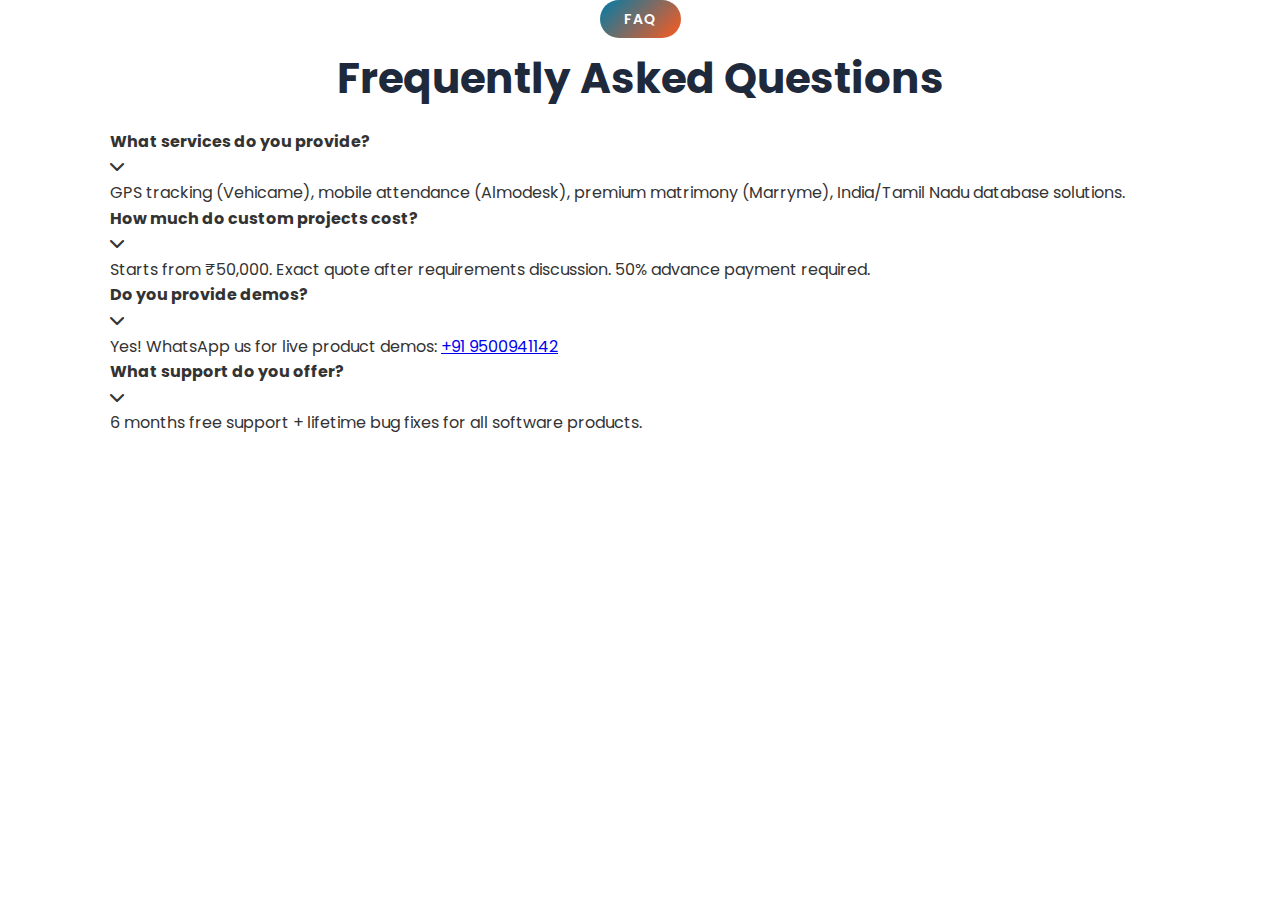
<file: faq.html>
<!DOCTYPE html>
<html lang="en">
<head>
  <!-- Same head -->
  <title>FAQ - Whatsapp4u</title>
   <link rel="stylesheet" href="styles.css">
  <link rel="icon" type="image/png" sizes="64x64" href="./Whatsapp4u-tab-logo.png">
  <link rel="stylesheet" href="https://cdnjs.cloudflare.com/ajax/libs/font-awesome/6.0.0/css/all.min.css">
  <link href="https://fonts.googleapis.com/css2?family=Poppins:wght@300;400;500;600;700;800&display=swap" rel="stylesheet">
</head>
<body>
  <!-- Header -->
  
  <section class="policy-hero">
    <div class="container">
      <div class="policy-header">
        <h3 class="section-badge">FAQ</h3>
        <h2 class="section-title">Frequently Asked Questions</h2>
      </div>

      <div class="faq-list">
        <div class="faq-item">
          <div class="faq-question">
            <h4>What services do you provide?</h4>
            <i class="fas fa-chevron-down"></i>
          </div>
          <div class="faq-answer">
            <p>GPS tracking (Vehicame), mobile attendance (Almodesk), premium matrimony (Marryme), India/Tamil Nadu database solutions.</p>
          </div>
        </div>

        <div class="faq-item">
          <div class="faq-question">
            <h4>How much do custom projects cost?</h4>
            <i class="fas fa-chevron-down"></i>
          </div>
          <div class="faq-answer">
            <p>Starts from ₹50,000. Exact quote after requirements discussion. 50% advance payment required.</p>
          </div>
        </div>

        <div class="faq-item">
          <div class="faq-question">
            <h4>Do you provide demos?</h4>
            <i class="fas fa-chevron-down"></i>
          </div>
          <div class="faq-answer">
            <p>Yes! WhatsApp us for live product demos: <a href="https://wa.me/919500941142">+91 9500941142</a></p>
          </div>
        </div>

        <div class="faq-item">
          <div class="faq-question">
            <h4>What support do you offer?</h4>
            <i class="fas fa-chevron-down"></i>
          </div>
          <div class="faq-answer">
            <p>6 months free support + lifetime bug fixes for all software products.</p>
          </div>
        </div>
      </div>
    </div>
  </section>

  <!-- Footer -->
</body>
</html>
</file>
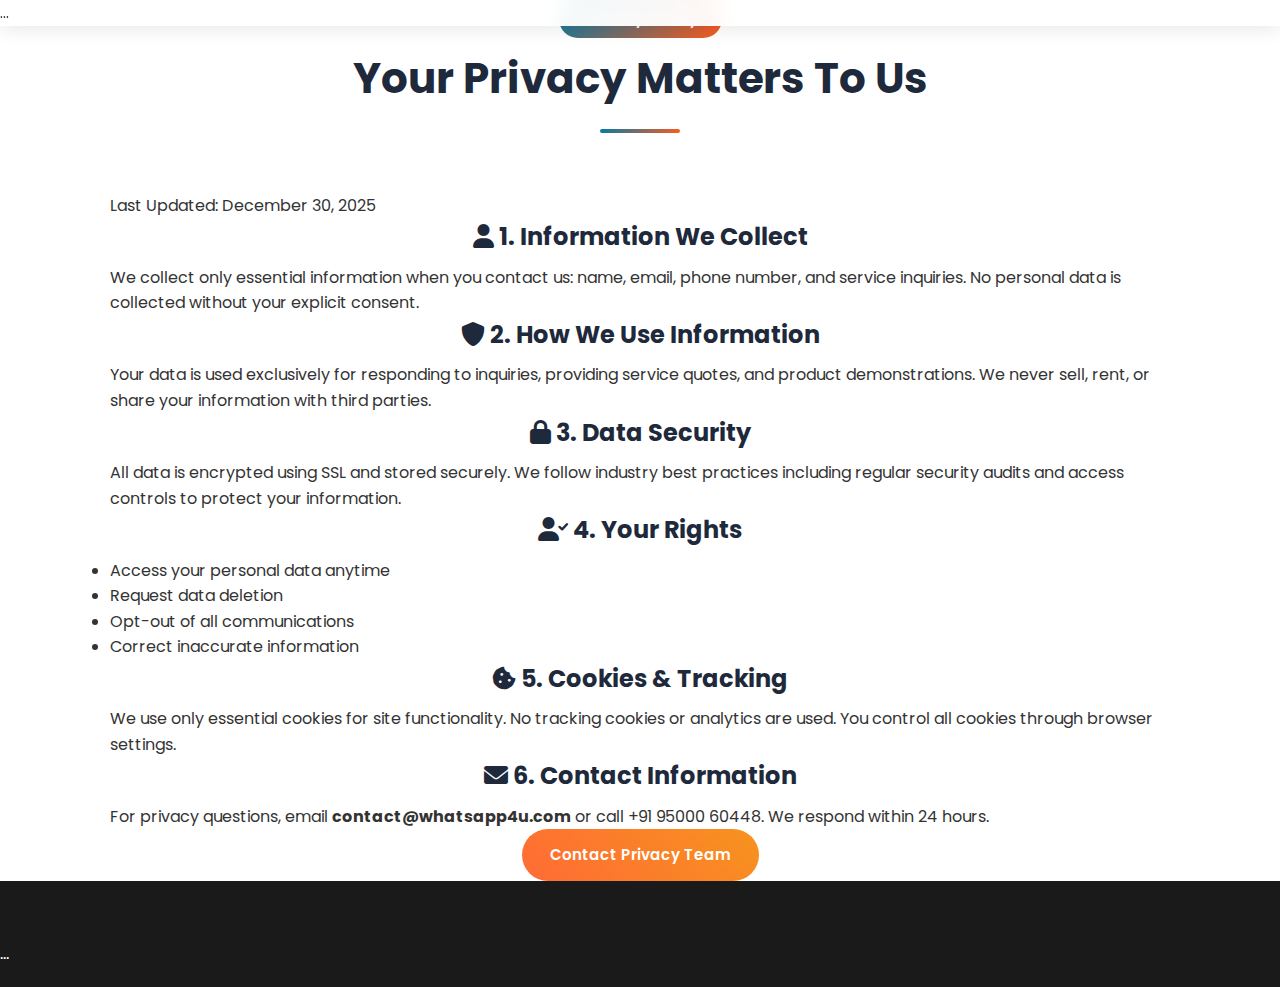
<file: privacy.html>
<!DOCTYPE html>
<html lang="en">
<head>
  <meta charset="UTF-8">
  <meta name="viewport" content="width=device-width, initial-scale=1.0">
  <title>Privacy Policy - Whatsapp4u</title>
  <link rel="stylesheet" href="styles.css">
  <link rel="icon" type="image/png" sizes="64x64" href="./Whatsapp4u-tab-logo.png">
  <link rel="stylesheet" href="https://cdnjs.cloudflare.com/ajax/libs/font-awesome/6.0.0/css/all.min.css">
  <link href="https://fonts.googleapis.com/css2?family=Poppins:wght@300;400;500;600;700;800&display=swap" rel="stylesheet">
</head>
<body>
  <!-- Your existing header/nav code here -->
  <header class="header">...</header>

  <section class="policy-hero">
    <div class="container">
      <div class="policy-header">
        <h3 class="section-badge">Privacy Policy</h3>
        <h2 class="section-title">Your Privacy Matters To Us</h2>
        <div class="divider"></div>
        <p class="policy-date">Last Updated: December 30, 2025</p>
      </div>

      <div class="policy-content">
        <div class="policy-card">
          <h3><i class="fas fa-user"></i> 1. Information We Collect</h3>
          <p>We collect only essential information when you contact us: name, email, phone number, and service inquiries. No personal data is collected without your explicit consent.</p>
        </div>

        <div class="policy-card">
          <h3><i class="fas fa-shield-alt"></i> 2. How We Use Information</h3>
          <p>Your data is used exclusively for responding to inquiries, providing service quotes, and product demonstrations. We never sell, rent, or share your information with third parties.</p>
        </div>

        <div class="policy-card">
          <h3><i class="fas fa-lock"></i> 3. Data Security</h3>
          <p>All data is encrypted using SSL and stored securely. We follow industry best practices including regular security audits and access controls to protect your information.</p>
        </div>

        <div class="policy-card">
          <h3><i class="fas fa-user-check"></i> 4. Your Rights</h3>
          <ul>
            <li>Access your personal data anytime</li>
            <li>Request data deletion</li>
            <li>Opt-out of all communications</li>
            <li>Correct inaccurate information</li>
          </ul>
        </div>

        <div class="policy-card">
          <h3><i class="fas fa-cookie-bite"></i> 5. Cookies & Tracking</h3>
          <p>We use only essential cookies for site functionality. No tracking cookies or analytics are used. You control all cookies through browser settings.</p>
        </div>

        <div class="policy-card">
          <h3><i class="fas fa-envelope"></i> 6. Contact Information</h3>
          <p>For privacy questions, email <strong>contact@whatsapp4u.com</strong> or call +91 95000 60448. We respond within 24 hours.</p>
          <a href="#contact" class="product-btn">Contact Privacy Team</a>
        </div>
      </div>
    </div>
  </section>

  <!-- Your existing footer code here -->
  <footer class="footer">...</footer>
</body>
</html>
</file>
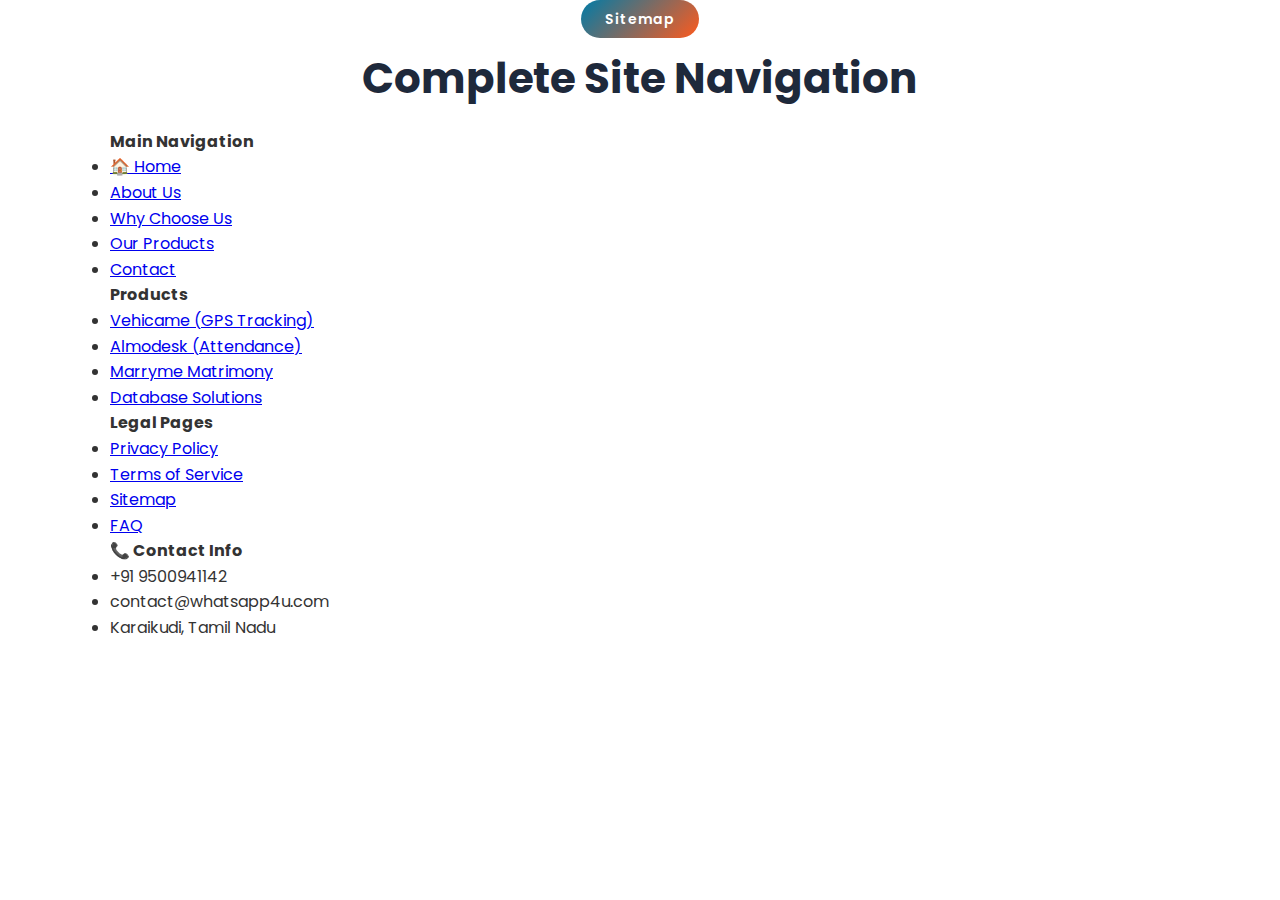
<file: Sitemap.html>
<!DOCTYPE html>
<html lang="en">
<head>
  <!-- Same head -->
  <title>Sitemap - Whatsapp4u</title>
   <link rel="stylesheet" href="styles.css">
  <link rel="icon" type="image/png" sizes="64x64" href="./Whatsapp4u-tab-logo.png">
  <link rel="stylesheet" href="https://cdnjs.cloudflare.com/ajax/libs/font-awesome/6.0.0/css/all.min.css">
  <link href="https://fonts.googleapis.com/css2?family=Poppins:wght@300;400;500;600;700;800&display=swap" rel="stylesheet">
</head>
<body>
  <!-- Header -->
  
  <section class="policy-hero">
    <div class="container">
      <div class="policy-header">
        <h3 class="section-badge">Sitemap</h3>
        <h2 class="section-title">Complete Site Navigation</h2>
      </div>

      <div class="sitemap-grid">
        <div class="sitemap-column">
          <h4>Main Navigation</h4>
          <ul>
            <li><a href="index.html">🏠 Home</a></li>
            <li><a href="#about">About Us</a></li>
            <li><a href="#why-choose">Why Choose Us</a></li>
            <li><a href="#Our Products">Our Products</a></li>
            <li><a href="#contact">Contact</a></li>
          </ul>
        </div>

        <div class="sitemap-column">
          <h4>Products</h4>
          <ul>
            <li><a href="#">Vehicame (GPS Tracking)</a></li>
            <li><a href="#">Almodesk (Attendance)</a></li>
            <li><a href="#">Marryme Matrimony</a></li>
            <li><a href="#">Database Solutions</a></li>
          </ul>
        </div>

        <div class="sitemap-column">
          <h4>Legal Pages</h4>
          <ul>
            <li><a href="privacy-policy.html">Privacy Policy</a></li>
            <li><a href="terms-of-service.html">Terms of Service</a></li>
            <li><a href="sitemap.html">Sitemap</a></li>
            <li><a href="faq.html">FAQ</a></li>
          </ul>
        </div>

        <div class="sitemap-column">
          <h4>📞 Contact Info</h4>
          <ul>
            <li>+91 9500941142</li>
            <li>contact@whatsapp4u.com</li>
            <li>Karaikudi, Tamil Nadu</li>
          </ul>
        </div>
      </div>
    </div>
  </section>

  <!-- Footer -->
</body>
</html>
</file>
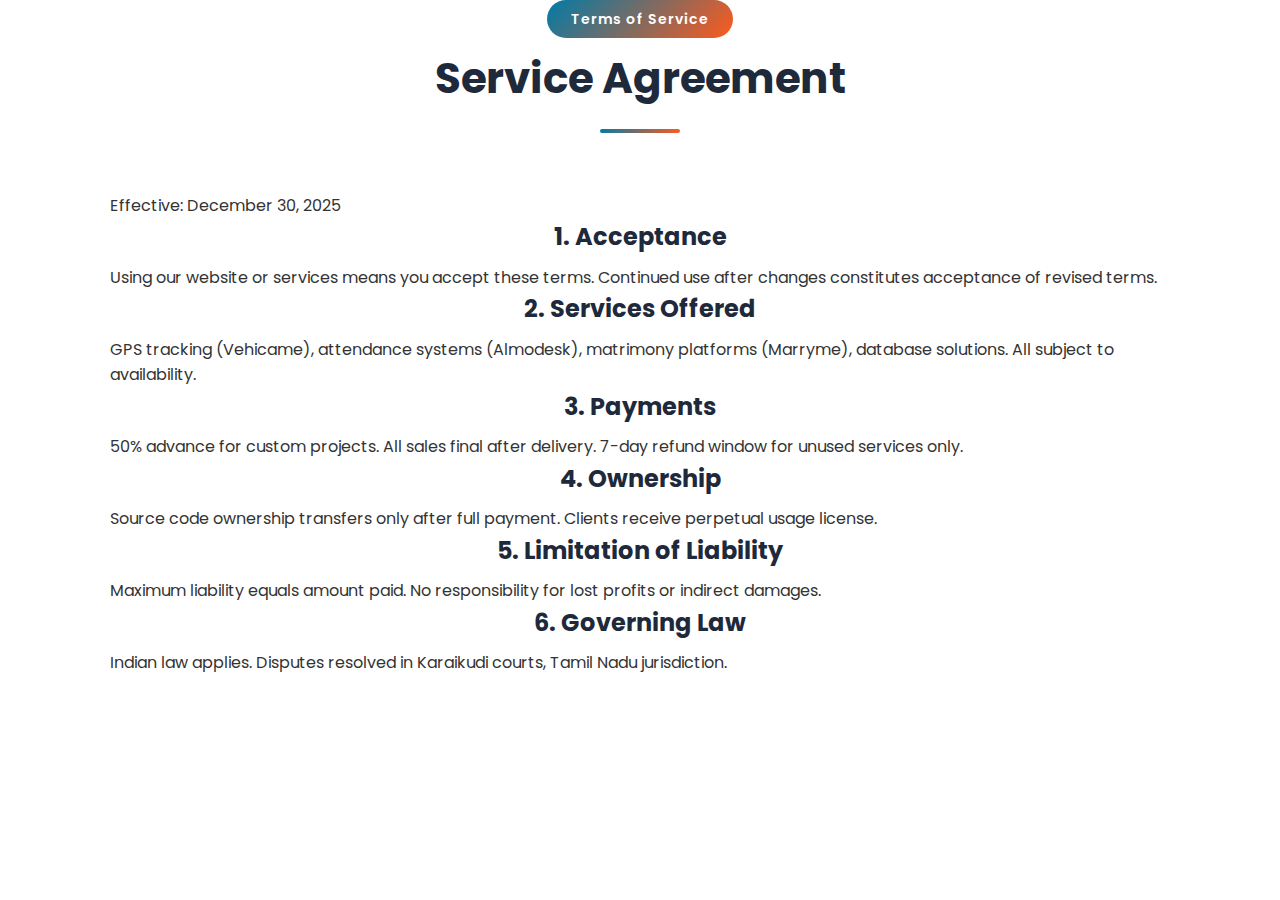
<file: terms.html>
<!DOCTYPE html>
<html lang="en">
<head>
  <!-- Same head as above -->
  <title>Terms of Service - Whatsapp4u</title>
   <link rel="stylesheet" href="styles.css">
  <link rel="icon" type="image/png" sizes="64x64" href="./Whatsapp4u-tab-logo.png">
  <link rel="stylesheet" href="https://cdnjs.cloudflare.com/ajax/libs/font-awesome/6.0.0/css/all.min.css">
  <link href="https://fonts.googleapis.com/css2?family=Poppins:wght@300;400;500;600;700;800&display=swap" rel="stylesheet">
</head>
<body>
  <!-- Header -->
   
  
  <section class="policy-hero">
    <div class="container">
      <div class="policy-header">
        <h3 class="section-badge">Terms of Service</h3>
        <h2 class="section-title">Service Agreement</h2>
        <div class="divider"></div>
        <p class="policy-date">Effective: December 30, 2025</p>
      </div>

      <div class="policy-content">
        <div class="policy-card">
          <h3>1. Acceptance</h3>
          <p>Using our website or services means you accept these terms. Continued use after changes constitutes acceptance of revised terms.</p>
        </div>

        <div class="policy-card">
          <h3>2. Services Offered</h3>
          <p>GPS tracking (Vehicame), attendance systems (Almodesk), matrimony platforms (Marryme), database solutions. All subject to availability.</p>
        </div>

        <div class="policy-card">
          <h3>3. Payments</h3>
          <p>50% advance for custom projects. All sales final after delivery. 7-day refund window for unused services only.</p>
        </div>

        <div class="policy-card">
          <h3>4. Ownership</h3>
          <p>Source code ownership transfers only after full payment. Clients receive perpetual usage license.</p>
        </div>

        <div class="policy-card">
          <h3>5. Limitation of Liability</h3>
          <p>Maximum liability equals amount paid. No responsibility for lost profits or indirect damages.</p>
        </div>

        <div class="policy-card">
          <h3>6. Governing Law</h3>
          <p>Indian law applies. Disputes resolved in Karaikudi courts, Tamil Nadu jurisdiction.</p>
        </div>
      </div>
    </div>
  </section>

  <!-- Footer -->
</body>
</html>
</file>
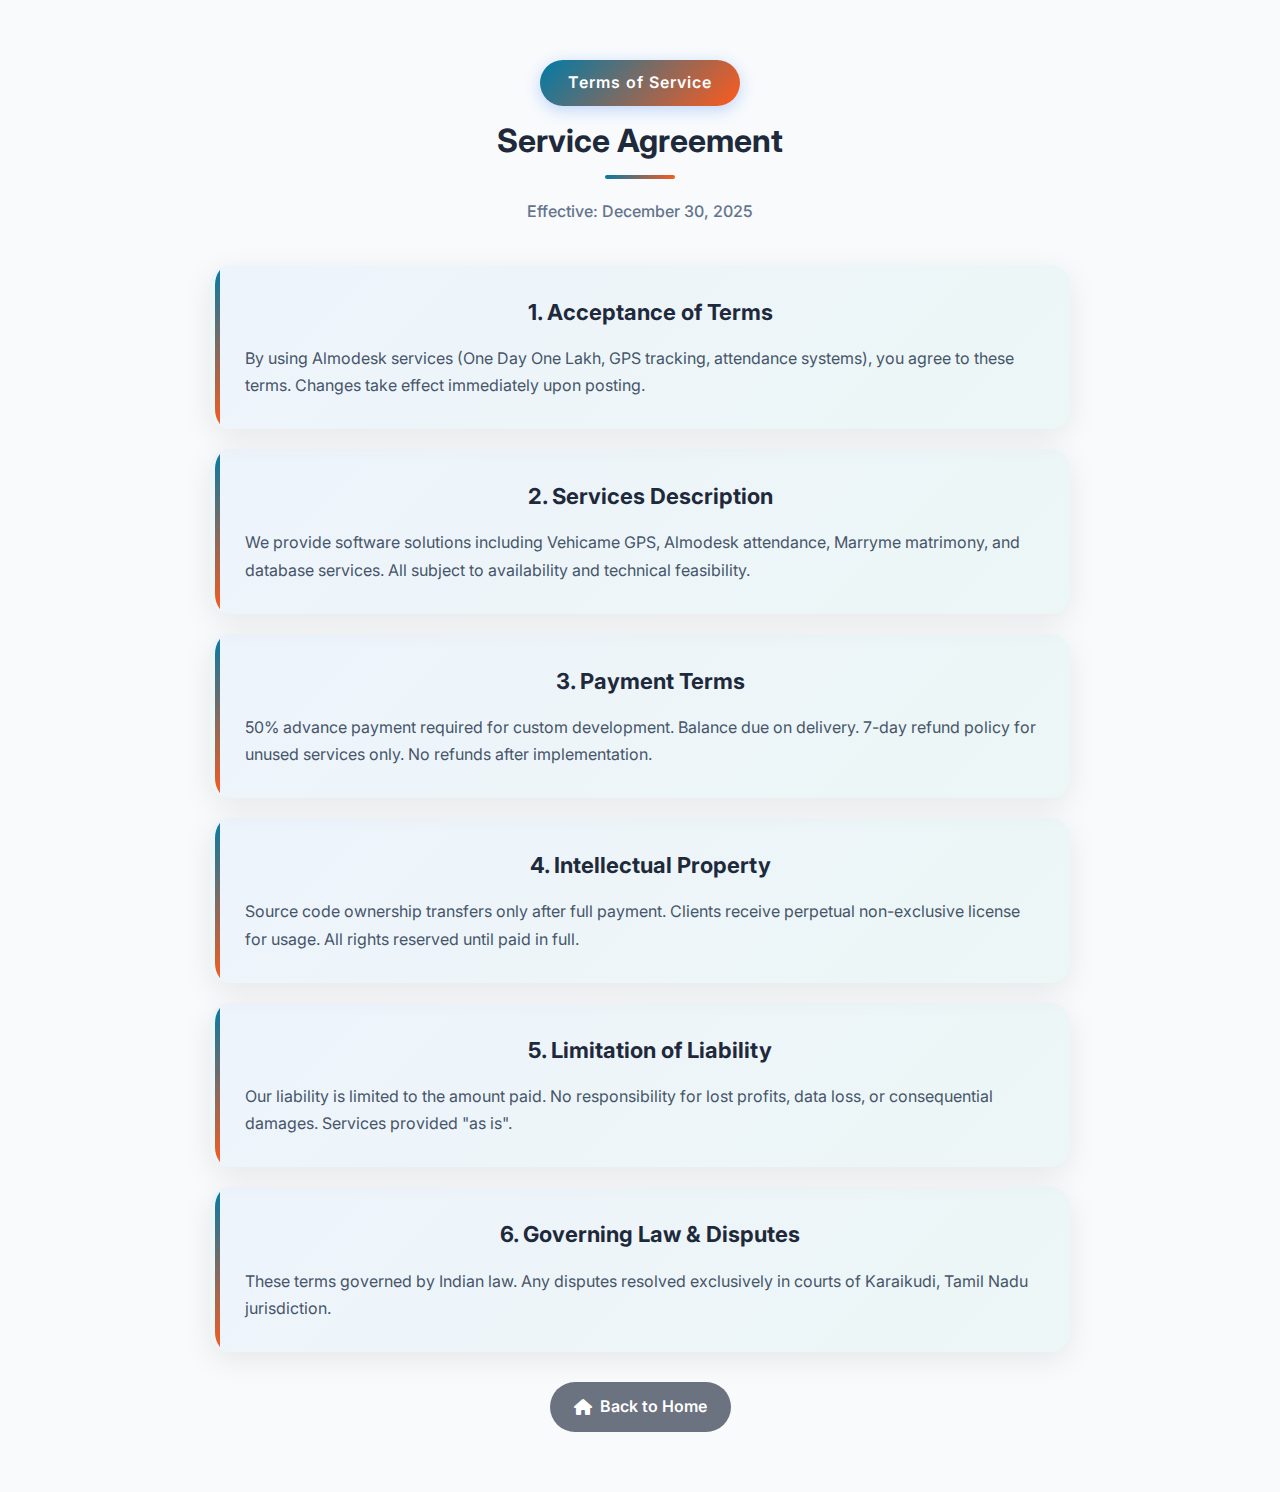
<file: termsofservice.html>
<!DOCTYPE html>
<html lang="en">
  <head>
    <meta charset="UTF-8" />
    <meta name="viewport" content="width=device-width, initial-scale=1.0" />
    <title>Terms of Service - Almodesk</title>
    <link rel="stylesheet" href="styles.css" />
    <link
      rel="icon"
      type="image/png"
      sizes="64x64"
      href="./Whatsapp4u-tab-logo.png"
    />
    <link
      rel="stylesheet"
      href="https://cdnjs.cloudflare.com/ajax/libs/font-awesome/6.0.0/css/all.min.css"
    />
    <link
      href="https://fonts.googleapis.com/css2?family=Inter:wght@400;500;600;700&display=swap"
      rel="stylesheet"
    />
    <style>
      * {
        margin: 0;
        padding: 0;
        box-sizing: border-box;
      }

      body {
        font-family: "Inter", sans-serif;
        line-height: 1.6;
        color: #334155;
        background: #f8fafc;
      }

      .policy-hero {
        padding: 60px 0;
        min-height: 100vh;
      }

      .container {
        max-width: 900px;
        margin: 0 auto;
        padding: 0 20px;
      }

      .policy-header {
        text-align: center;
        margin-bottom: 40px;
      }

      .section-badge {
        background: linear-gradient(135deg, #007ba7, #fe5a1d);
        color: white;
        padding: 10px 28px;
        border-radius: 40px;
        font-size: 16px;
        font-weight: 600;
        display: inline-block;
        margin-bottom: 20px;
        box-shadow: 0 4px 15px rgba(59, 130, 246, 0.3);
      }

      .section-title {
        font-size: 32px;
        font-weight: 700;
        color: #1e293b;
        margin-bottom: 15px;
      }

      .divider {
        width: 70px;
        height: 4px;
        background: linear-gradient(135deg, #007ba7, #fe5a1d);
        margin: 0 auto 20px;
        border-radius: 3px;
      }

      .policy-date {
        color: #64748b;
        font-size: 16px;
        font-weight: 500;
      }

      .policy-content {
        display: flex;
        flex-direction: column;
        gap: 20px;
      }

      .policy-card {
        background: white;
        padding: 30px;
        border-radius: 20px;
        box-shadow: 0 8px 30px rgba(0, 0, 0, 0.08);
        border-left: 5px solid transparent;
        background: linear-gradient(
          135deg,
          rgba(59, 130, 246, 0.05) 0%,
          rgba(16, 185, 129, 0.05) 100%
        );
        transition: all 0.3s ease;
        position: relative;
        overflow: hidden;
      }

      .policy-card::before {
        content: "";
        position: absolute;
        left: 0;
        top: 0;
        bottom: 0;
        width: 5px;
        background: linear-gradient(135deg, #007ba7, #fe5a1d);
      }

      .policy-card:hover {
        transform: translateY(-5px);
        box-shadow: 0 15px 45px rgba(0, 0, 0, 0.12);
      }

      .policy-card h3 {
        font-size: 22px;
        font-weight: 700;
        color: #1e293b;
        margin-bottom: 15px;
        padding-left: 15px; /* Space after gradient border */
      }

      .policy-card p {
        font-size: 16px;
        color: #475569;
        line-height: 1.7;
        margin: 0;
      }

      /* Perfect Mobile */
      @media (max-width: 768px) {
        .policy-hero {
          padding: 40px 0;
        }

        .container {
          padding: 0 16px;
        }

        .section-title {
          font-size: 26px;
        }

        .policy-card {
          padding: 25px 20px;
          margin-bottom: 0;
        }

        .policy-content {
          gap: 16px;
        }

        .section-badge {
          padding: 8px 22px;
          font-size: 15px;
        }
      }

      @media (max-width: 480px) {
        .section-title {
          font-size: 24px;
        }

        .policy-card {
          padding: 22px 18px;
        }

        .policy-card h3 {
          font-size: 20px;
        }
      }

      /* Print friendly */
      @media print {
        .policy-hero {
          padding: 0;
        }

        .policy-card {
          box-shadow: none;
          border: 1px solid #ddd;
          break-inside: avoid;
        }
      }
      .back-home-btn {
        display: inline-flex;
        align-items: center;
        gap: 8px;
        padding: 12px 24px;
        background: #6b7280;
        color: white;
        text-decoration: none;
        border-radius: 25px;
        font-weight: 600;
        transition: all 0.2s ease;
      }

      .back-home-btn:hover {
        background: #4b5563;
        transform: translateY(-1px);
      }
       .back-to-home-section {
        text-align: center;
        margin-top: 30px;
      }
    </style>
  </head>
  <body>
    <section class="policy-hero">
      <div class="container">
        <div class="policy-header">
          <h3 class="section-badge">Terms of Service</h3>
          <h2 class="section-title">Service Agreement</h2>
          <div class="divider"></div>
          <p class="policy-date">Effective: December 30, 2025</p>
        </div>

        <div class="policy-content">
          <div class="policy-card">
            <h3>1. Acceptance of Terms</h3>
            <p>
              By using Almodesk services (One Day One Lakh, GPS tracking,
              attendance systems), you agree to these terms. Changes take effect
              immediately upon posting.
            </p>
          </div>

          <div class="policy-card">
            <h3>2. Services Description</h3>
            <p>
              We provide software solutions including Vehicame GPS, Almodesk
              attendance, Marryme matrimony, and database services. All subject
              to availability and technical feasibility.
            </p>
          </div>

          <div class="policy-card">
            <h3>3. Payment Terms</h3>
            <p>
              50% advance payment required for custom development. Balance due
              on delivery. 7-day refund policy for unused services only. No
              refunds after implementation.
            </p>
          </div>

          <div class="policy-card">
            <h3>4. Intellectual Property</h3>
            <p>
              Source code ownership transfers only after full payment. Clients
              receive perpetual non-exclusive license for usage. All rights
              reserved until paid in full.
            </p>
          </div>

          <div class="policy-card">
            <h3>5. Limitation of Liability</h3>
            <p>
              Our liability is limited to the amount paid. No responsibility for
              lost profits, data loss, or consequential damages. Services
              provided "as is".
            </p>
          </div>

          <div class="policy-card">
            <h3>6. Governing Law & Disputes</h3>
            <p>
              These terms governed by Indian law. Any disputes resolved
              exclusively in courts of Karaikudi, Tamil Nadu jurisdiction.
            </p>
          </div>
        </div>
        <div class="back-to-home-section">
          <a href="index.html" class="back-home-btn">
            <i class="fas fa-home"></i> Back to Home
          </a>
        </div>
      </div>
    </section>
  </body>
</html>
</file>
<file: styles.css>
/* Reset and Base Styles */
* {
    margin: 0;
    padding: 0;
    box-sizing: border-box !important;
}

body {
    font-family: 'Poppins', sans-serif;
    line-height: 1.6;
    color: #333;
    overflow-x: hidden;
}

/* FIXED NAVBAR SCROLL */
html {
    scroll-padding-top: 70px;
    /* scroll-behavior: smooth; */
}

/* Or use this if above doesn't work */
/* section {
    scroll-margin-top: 100px; 
} */
.container {
    max-width: 1200px;
    margin: 0 auto;
    padding: 0 20px;
    width: 100%;
}

/* Header Styles */
.header {
    position: fixed;
    top: 0;
    width: 100%;
    background: rgba(255, 255, 255, 0.95);
    backdrop-filter: blur(10px);
    z-index: 1000;
    box-shadow: 0 2px 20px rgba(0, 0, 0, 0.1);
    transition: all 0.3s ease;
}

.navbar {
    /* padding: 10px 0; */
    margin: 0 20px;
    max-height: 100px;
}

.navbar .container {
    display: flex;
    justify-content: space-between;
    align-items: center;
    padding: 10px 10px;
    /* width: 100%; */
    max-width: 100%;
}

.nav-brand {
    overflow: hidden;
    display: inline-block;
    flex-shrink: 0;
}

/* .logo {
    height: 100px;
    width: auto;
    transform: scale(1.4);
    transition: transform 0.3s ease;
    display: block;
}




.logo:hover {
    transform: scale(1.2) translateY(-2px);
} */


.logo {
    height: 70px;
    width: 180px;
    /* transform: scale(1.4);
    transition: transform 0.3s ease; */
    display: block;
}


.nav-menu {
    display: flex;
    align-items: center;
    gap: 20px;
    flex-shrink: 0;
   padding-right: 20px;
}

.nav-list {
    display: flex;
    list-style: none;
    gap: 20px;
    margin: 0;
    padding: 0;
}

.nav-link {
    text-decoration: none;
    color: #333;
    font-weight: 500;
    transition: color 0.3s ease;
    position: relative;
    font-size: 15px;
    white-space: nowrap;
  
}

.nav-link::after {
    content: '';
    position: absolute;
    bottom: -5px;
    left: 0;
    width: 0;
    height: 2px;
    background: linear-gradient(45deg, #ff6b35, #f7931e);
    transition: width 0.3s ease;
}

.nav-link:hover::after {
    width: 100%;
}

.nav-link:hover {
    color: #ff6b35;
}

.nav-contact {
    display: flex;
    flex-direction: column;
    gap: 5px;
    flex-shrink: 0;
}

.contact-info {
    display: flex;
    align-items: center;
    gap: 8px;
    font-size: 13px;
    color: #666;
    white-space: nowrap;
}

.contact-info i {
    color: #ff6b35;
    font-size: 14px;
}

.hamburger {
    display: none;
    flex-direction: column;
    cursor: pointer;
    gap: 5px;
    padding: 8px;
    z-index: 1001;
    background: transparent;
    border: none;
    outline: none;
}

.hamburger span {
    width: 25px;
    height: 3px;
    background: #333;
    border-radius: 2px;
    transition: all 0.3s ease;
}

/* Hamburger animation when active */
.hamburger.active span:nth-child(1) {
    transform: rotate(45deg) translate(5px, 5px);
}

.hamburger.active span:nth-child(2) {
    opacity: 0;
}

.hamburger.active span:nth-child(3) {
    transform: rotate(-45deg) translate(7px, -6px);
}
/* NAV ACTIONS CONTAINER */
.nav-actions {
  display: flex;
  align-items: center;
  gap: 15px;
  flex-shrink: 0;
}

/* PERFECT CALL BUTTON */
.call-btn {
  background: linear-gradient(45deg, #ff6b35, #f7931e);
  color: white;
  padding: 12px 24px;
  border-radius: 25px;
  text-decoration: none;
  font-weight: 600;
  font-size: 14px;
  display: flex;
  align-items: center;
  gap: 8px;
  box-shadow: 0 4px 15px rgba(255,107,53,0.4);
  transition: all 0.3s ease;
  white-space: nowrap;
  border: none;
}

.call-btn i {
  font-size: 16px;
}

.call-btn:hover {
  transform: translateY(-2px);
  box-shadow: 0 6px 20px rgba(255,107,53,0.5);
  color: white;
  text-decoration: none;
}

/* MOBILE RESPONSIVE */
@media (max-width: 768px) {
  .nav-actions {
    flex-direction: column;
    gap: 10px;
  }
  
  .call-btn {
    padding: 10px 20px;
    font-size: 13px;
    width: 140px;
    justify-content: center;
  }
}

/* Hero Section */
.hero {
    padding-top: 120px;
    padding-bottom: 80px;
    position: relative;
    overflow: hidden;
    width: 100%;
}

.hero-content {
    display: grid;
    grid-template-columns: 1fr 1fr;
    gap: 40px;
    align-items: center;
    position: relative;
    z-index: 2;
    width: 100%;
}

.hero-text {
    color: rgba(255, 255, 255, 0.1) !important;
}

.hero-subtitle h1 {
    font-size: clamp(2.5rem, 6vw, 4rem);
    font-weight: 800;
    text-shadow: 2px 2px 4px rgba(0, 0, 0, 0.3);
    background: linear-gradient(45deg, #ff6b35, #f7931e);
    -webkit-background-clip: text;
    background-clip: text;
    color: transparent;
    line-height: 1.1;
    margin-bottom: 10px;
}

.hero-description {
    font-size: 1.1rem;
    margin-bottom: 30px;
    opacity: 0.9;
}

.hero-description p {
    color: #666;
    line-height: 1.8;
}

.hero-contact {
    margin-top: 30px;
}

.contact-item {
    display: flex;
    align-items: center;
    gap: 15px;
    background: rgba(255, 255, 255, 0.1);
    padding: 15px 20px;
    border-radius: 15px;
    backdrop-filter: blur(10px);
    transition: transform 0.3s ease, background 0.3s ease;
    max-width: fit-content;
}

.contact-item:hover {
    transform: translateY(-5px);
    background: rgba(255, 255, 255, 0.2);
}

.contact-icon img {
    width: 45px;
    height: auto;
}

.contact-details h3 {
    font-size: 1.3rem;
    margin-bottom: 5px;
    color: #5e5e5e;
}

.contact-details p {
    opacity: 0.8;
}

.hero-image {
    text-align: center;
    animation: float 3s ease-in-out infinite;
}

.hero-image img {
    max-width: 100%;
    height: auto;
}

/* Decorative Elements */
.decorative-elements {
    position: absolute;
    width: 100%;
    height: 100%;
    top: 0;
    left: 0;
    pointer-events: none;
}

.floating-element {
    position: absolute;
    animation: float-random 6s ease-in-out infinite;
}

.triangle-orange {
    top: 20%;
    right: 10%;
    animation-delay: 0s;
}

.triangle-blue {
    bottom: 30%;
    left: 5%;
    animation-delay: 2s;
}

.circle {
    top: 60%;
    right: 15%;
    animation-delay: 4s;
}

/* Section Badge */
.section-badge {
    display: block !important;
    background: linear-gradient(135deg, #007BA7, #FE5A1D);
    color: white;
    padding: 8px 24px;
    border-radius: 50px;
    font-size: 14px;
    font-weight: 600;
    letter-spacing: 1px;
    margin: 0 auto 16px auto !important;
    width: fit-content;
    text-align: center;
}

.section-title {
    font-size: clamp(28px, 5vw, 42px);
    font-weight: 700;
    text-align: center;
    color: #1e293b;
    margin-bottom: 24px;
    line-height: 1.2;
}

.divider {
    width: 80px;
    height: 4px;
    background: linear-gradient(135deg, #007BA7, #FE5A1D);
    margin: 0 auto 40px;
    border-radius: 2px;
}

/* About Section */
.about {
    padding: 80px 0;
    background: #f8f9fa;
}

.about-content {
    display: grid;
    grid-template-columns: 1fr 1fr;
    gap: 50px;
    align-items: center;
}

.about-text p {
    margin-bottom: 20px;
    color: #666;
    line-height: 1.8;
}

.about-text h3.section-badge {
    margin: 0 0 20px 0 !important;
}

.about-text h2.section-title {
    text-align: left;
    margin-bottom: 20px;
}

.about-text .divider {
    margin: 0 0 30px 0;
}

.about-image {
    display: grid;
    grid-template-columns: repeat(2, minmax(0, 1fr));
    gap: 1.5rem;
}

.service-card {
    background: #ffffff;
    border-radius: 16px;
    padding: 1.5rem 1rem;
    text-align: center;
    box-shadow: 0 10px 30px rgba(15, 23, 42, 0.08);
    transition: all 0.3s ease;
}

.service-card::before {
    content: '';
    position: absolute;
    top: 0;
    left: 0;
    right: 0;
    height: 5px;
    background: linear-gradient(45deg, #ff6b35, #f7931e);
    border-radius: 30px;
    transform: scaleX(0);
    transition: transform 0.3s ease;
}

.service-card:hover::before {
    transform: scaleX(1);
}

.service-card:hover {
    transform: translateY(-10px);
    box-shadow: 0 20px 40px rgba(0, 0, 0, 0.15);
}

.service-card img {
    max-width: 80px;
    height: auto;
    margin-bottom: 1rem;
}

.service-card h4 {
    font-size: 1rem;
    font-weight: 700;
    color: #1f2937;
    margin: 0;
}

/* Buttons */
.btn-primary {
    display: inline-block;
    background: linear-gradient(45deg, #ff6b35, #f7931e);
    color: white;
    padding: 15px 35px;
    border-radius: 30px;
    text-decoration: none;
    font-weight: 600;
    transition: all 0.3s ease;
    box-shadow: 0 5px 20px rgba(255, 107, 53, 0.3);
    border: none;
    cursor: pointer;
    font-size: 1rem;
    white-space: nowrap;
}

.btn-primary:hover {
    transform: translateY(-3px);
    box-shadow: 0 10px 30px rgba(255, 107, 53, 0.4);
}

/* Statistics Section */
.statistics {
    padding: 60px 0;
    background: #f8f9fa;
}

.stats-grid {
    display: grid;
    grid-template-columns: repeat(auto-fit, minmax(200px, 1fr));
    gap: 30px;
}

.stat-box {
    text-align: center;
    padding: 30px 20px;
    background: white;
    border-radius: 20px;
    box-shadow: 0 10px 30px rgba(0, 0, 0, 0.1);
    transition: all 0.3s ease;
}

.stat-box:hover {
    transform: translateY(-10px);
    box-shadow: 0 20px 40px rgba(0, 0, 0, 0.15);
}

.stat-number {
    font-size: 2.5rem;
    font-weight: 800;
    background: linear-gradient(45deg, #ff6b35, #f7931e);
    -webkit-background-clip: text;
    -webkit-text-fill-color: transparent;
    background-clip: text;
    margin-bottom: 10px;
}

.stat-label {
    font-size: 1rem;
    color: #666;
    font-weight: 500;
}

/* Why Choose Section */
.why-choose {
    padding: 80px 0;
    background: white;
    text-align: center;
}

.why-choose .section-title {
    margin-bottom: 50px;
}

.services-detailed {
    display: grid;
    grid-template-columns: repeat(auto-fit, minmax(300px, 1fr));
    gap: 30px;
}

.service-detailed-card {
    padding: 30px 25px;
    background: white;
    border-radius: 20px;
    box-shadow: 0 10px 30px rgba(0, 0, 0, 0.1);
    transition: all 0.3s ease;
    text-align: left;
}

.service-detailed-card:hover {
    transform: translateY(-10px);
    box-shadow: 0 20px 40px rgba(0, 0, 0, 0.15);
    background-color: #f7931e;
}

.service-detailed-icon {
    margin-bottom: 20px;
    text-align: center;
}

.service-detailed-icon img {
    max-width: 80px;
    height: auto;
}

.service-detailed-card h3 {
    font-size: 1.3rem;
    color: #333;
    margin-bottom: 15px;
    text-align: center;
}

.service-detailed-card:hover h3 {
    color: white;
}

.service-detailed-card p {
    color: #666;
    line-height: 1.8;
}

.service-detailed-card:hover p {
    color: rgba(255, 255, 255, 0.9);
}




/* Products Showcase */
/* .products-showcase {
    padding: 80px 0;
    background: linear-gradient(135deg, #f8fafc 0%, #e2e8f0 100%);
    position: relative;
    overflow: hidden;
}

.products-grid {
    display: grid;
    grid-template-columns: repeat(auto-fit, minmax(180px, 1fr));
    gap: 30px;
    align-items: stretch;
      isolation: isolate;
}

.product-card {
    background: rgba(255, 255, 255, 0.95);
    backdrop-filter: blur(20px);
    border-radius: 24px;
    overflow: hidden;
    box-shadow: 0 10px 40px rgba(0, 0, 0, 0.08);
    transition: all 0.5s cubic-bezier(0.25, 0.46, 0.45, 0.94);
    position: relative;
    border: 1px solid rgba(255, 255, 255, 0.2);
    display: flex;
    flex-direction: column;
    max-width: 250px;
      isolation: isolate;
    contain: layout style paint;
}

.product-card:hover {
    box-shadow: 0 25px 60px rgba(0, 123, 167, 0.25);
    border-color: rgba(254, 90, 29, 0.3);
}

.product-icon-wrapper {
    height: 100px;
    display: flex;
    align-items: center;
    justify-content: center;
    background: linear-gradient(135deg, #007BA7, #FE5A1D);
    margin-bottom: 0;
    transition: all 0.4s ease;
}

.product-icon {
    width: 50px;
    height: 50px;
    background: rgba(255, 255, 255, 0.9);
    border-radius: 16px;
    display: flex;
    align-items: center;
    justify-content: center;
    font-size: 24px;
    color: #007BA7;
    transition: all 0.4s ease;
    box-shadow: 0 4px 20px rgba(0, 0, 0, 0.1);
}

.product-card:hover .product-icon {
    background: linear-gradient(135deg, #007BA7, #FE5A1D);
    color: white;
    transform: scale(1.1) rotate(10deg);
}

.product-content {
    padding: 25px;
    flex: 1;
    display: flex;
    flex-direction: column;
    position: relative;
    overflow: hidden;
    justify-content: space-between;
    align-items: flex-start;
}

.product-content::before {
    content: '';
    position: absolute;
    top: 0;
    left: 0;
    right: 0;
    bottom: 0;
    background: rgba(0, 123, 167, 0.95);
    backdrop-filter: blur(20px);
    opacity: 0;
    transition: all 0.4s ease;
    z-index: 1;
}

.product-card:hover .product-content::before {
    opacity: 1;
}

.product-content > * {
    position: relative;
    z-index: 2;
}

.product-heading {
    font-size: 1.5rem;
    font-weight: 700;
    color: #1e293b;
    margin-bottom: 8px;
    transition: all 0.4s ease;
    text-align: center;
}

.product-card:hover .product-heading {
    color: white;
}

.product-subtitle {
    font-size: 1rem;
    color: #64748b;
    font-weight: 500;
    margin-bottom: 16px;
    transition: all 0.4s ease;
    text-align: center;
}

.product-card:hover .product-subtitle {
    opacity: 0;
    visibility: hidden;
    height: 0;
    margin: 0;
    padding: 0;
}

.product-description {
    color: #475569;
    font-size: 0.9rem;
    transition: all 0.4s ease;
    line-height: 1.6;
    margin-bottom: 20px;
    display: -webkit-box;
    -webkit-line-clamp: 4;
    -webkit-box-orient: vertical;
    overflow: hidden;
}

.product-card:hover .product-description {
    opacity: 0;
    visibility: hidden;
    height: 0;
    margin: 0;
}

.product-features {
    list-style: none;
    margin: 10px 0 20px 0;
    padding: 0;
    opacity: 0;
    max-height: 0;
    overflow: hidden;
    transition: all 0.4s cubic-bezier(0.25, 0.46, 0.45, 0.94);
    width: 100%;
}

.product-card:hover .product-features {
    opacity: 1;
    max-height: 200px;
}

.product-features li {
    display: flex;
    align-items: center;
    color: white;
    font-weight: 500;
    padding: 8px 0;
    font-size: 0.9rem;
    border-bottom: 1px solid rgba(255, 255, 255, 0.1);
    opacity: 0;
    transform: translateY(20px);
    transition: all 0.3s ease;
}

.product-card:hover .product-features li {
    opacity: 1;
    transform: translateY(0);
}

.product-features li:last-child {
    border-bottom: none;
} */

/* .product-card:hover .product-features li:nth-child(1) {
    transition-delay: 0.1s;
}

.product-card:hover .product-features li:nth-child(2) {
    transition-delay: 0.15s;
}

.product-card:hover .product-features li:nth-child(3) {
    transition-delay: 0.2s;
}

.product-card:hover .product-features li:nth-child(4) {
    transition-delay: 0.25s;
} */
/* 
.product-features i {
    width: 24px;
    color: #FE5A1D;
    margin-right: 12px;
    font-size: 14px;
}

.product-btn {
    display: flex;
    align-items: center;
    justify-content: center;
    gap: 10px;
    background: linear-gradient(45deg, #ff6b35, #f7931e);
    color: white;
    padding: 14px 28px;
    border-radius: 50px;
    text-decoration: none;
    font-weight: 600;
    font-size: 0.9rem;
    margin: 0 auto;
    transition: all 0.4s ease;
    border: none;
    position: relative;
    overflow: hidden;
    width: fit-content;
}

.product-btn:hover {
    transform: translateX(5px);
    box-shadow: 0 10px 30px rgba(254, 90, 29, 0.4);
} */





















/* Products Showcase Styles - PERFECT HOVER + MOBILE FIX */
.products-showcase {
    padding: 80px 0;
    background: linear-gradient(135deg, #f8fafc 0%, #e2e8f0 100%);
    position: relative;
    overflow: hidden;
}

.container {
    max-width: 1200px;
    margin: 0 auto;
    padding: 0 20px;
}

/* CENTER SECTION BADGE & HEADING PERFECTLY */
.section-badge {
    display: block !important;
    background: linear-gradient(135deg, #007BA7, #FE5A1D);
    color: white;
    padding: 8px 24px;
    border-radius: 50px;
    font-size: 14px;
    font-weight: 600;
    letter-spacing: 1px;
    margin: 0 auto 16px auto !important;
    width: fit-content;
    text-align: center;
}

.section-title {
    font-size: clamp(28px, 5vw, 42px);
    font-weight: 700;
    text-align: center;
    color: #1e293b;
    margin-bottom: 24px;
    line-height: 1.2;
}

.divider {
    width: 80px;
    height: 4px;
    background: linear-gradient(135deg, #007BA7, #FE5A1D);
    margin: 0 auto 60px;
    border-radius: 2px;
}

.products-grid {
    display: grid;
    grid-template-columns: repeat(4, 1fr);
    gap: 30px;
    align-items: stretch;
    /* PERFECT HOVER ISOLATION */
    isolation: isolate;
}

.product-card {
    height: 480px;
    background: rgba(255, 255, 255, 0.95);
    backdrop-filter: blur(20px);
    border-radius: 24px;
    overflow: hidden;
    box-shadow: 0 10px 40px rgba(0, 0, 0, 0.08);
    transition: all 0.5s cubic-bezier(0.25, 0.46, 0.45, 0.94);
    position: relative;
    border: 1px solid rgba(255, 255, 255, 0.2);
    display: flex;
    flex-direction: column;
    /* PERFECT HOVER CONTAINMENT */
    isolation: isolate;
    contain: layout paint;
    will-change: transform;
}

.product-card:hover {
    transform: translateY(-15px) scale(1.02);
    box-shadow: 0 25px 60px rgba(0, 123, 167, 0.25);
    border-color: rgba(254, 90, 29, 0.3);
    z-index: 10;
    /* Ensures hovered card stays on top */
}

.product-icon-wrapper {
    height: 100px;
    display: flex;
    align-items: center;
    justify-content: center;
    background: linear-gradient(135deg, #007BA7, #FE5A1D);
    margin-bottom: 0;
    transition: all 0.4s ease;
}

.product-card:hover .product-icon-wrapper {
    background: rgba(255, 255, 255, 0.95);
    box-shadow: 0 8px 30px rgba(0, 123, 167, 0.3);
}

.product-icon {
    width: 50px;
    height: 50px;
    background: rgba(255, 255, 255, 0.9);
    border-radius: 16px;
    display: flex;
    align-items: center;
    justify-content: center;
    font-size: 24px;
    color: #007BA7;
    transition: all 0.4s ease;
    box-shadow: 0 4px 20px rgba(0, 0, 0, 0.1);
}

.product-card:hover .product-icon {
    background: linear-gradient(135deg, #007BA7, #FE5A1D);
    color: white;
    transform: scale(1.1) rotate(10deg);
}

.product-content {
    padding: 28px !important;
    flex: 1;
    display: flex;
    flex-direction: column;
    position: relative;
    overflow: hidden;
    justify-content: space-between;
    align-items: flex-start;
    min-height: 300px;
}

.product-content::before {
    content: '';
    position: absolute;
    top: 0;
    left: 0;
    right: 0;
    bottom: 0;
    background: rgba(0, 123, 167, 0.9);
    backdrop-filter: blur(20px);
    opacity: 0;
    transition: all 0.4s ease;
    z-index: 1;
}

.product-card:hover .product-content::before {
    opacity: 1;
}

.product-content>* {
    position: relative;
    z-index: 2;
}

h3 {
    font-size: 24px;
    font-weight: 700;
    color: #1e293b;
    margin-bottom: 8px;
    transition: all 0.4s ease;
    text-align: center !important;
    width: 100%;
}

.product-card:hover h3 {
    opacity: 1 !important;
    visibility: visible !important;
    color: white !important;
    font-size: 28px !important;
    font-weight: 700;
    transform: translateY(0) !important;
    z-index: 3;
    position: relative;
}

.product-subtitle {
    font-size: 16px;
    color: #64748b;
    font-weight: 500;
    margin-bottom: 16px;
    transition: all 0.4s ease;
    opacity: 1;
    width: 100%;
}

.product-description {
    color: #475569;
    font-size: 15px;
    transition: all 0.4s ease;
    opacity: 1;
    height: 200px;
    overflow: hidden;
    width: 100%;
}

.product-card:hover .product-subtitle,
.product-card:hover .product-description {
    opacity: 0 !important;
    visibility: hidden !important;
    height: 0 !important;
    margin: 0 !important;
    padding: 0 !important;
    transform: translateY(-10px);
    transition: all 0.3s ease;
}

/* FEATURES ON HOVER */
.product-features {
    list-style: none;
    margin: 20px 0 24px 0 !important;
    padding: 0;
    opacity: 0;
    max-height: 0;
    overflow: hidden;
    transition: all 0.4s cubic-bezier(0.25, 0.46, 0.45, 0.94);
    width: 100%;
}

.product-card:hover .product-features {
    opacity: 1;
    max-height: 200px;
}

.product-features li {
    display: flex;
    align-items: center;
    color: white;
    font-weight: 500;
    padding: 8px 0 8px 0 !important;
    font-size: 15px;
    border-bottom: 1px solid rgba(255, 255, 255, 0.1);
    opacity: 0;
    transform: translateY(20px);
    transition: all 0.3s ease;
}

.product-card:hover .product-features li {
    opacity: 1;
    transform: translateY(0);
}

.product-features li:last-child {
    border-bottom: none;
    margin-bottom: 0 !important;
}

.product-card:hover .product-features li:nth-child(1) {
    transition-delay: 0.1s;
}

.product-card:hover .product-features li:nth-child(2) {
    transition-delay: 0.15s;
}

.product-card:hover .product-features li:nth-child(3) {
    transition-delay: 0.2s;
}

.product-card:hover .product-features li:nth-child(4) {
    transition-delay: 0.25s;
}

.product-features i {
    width: 20px;
    color: #FE5A1D;
    margin-right: 12px;
    font-size: 14px;
}

/* BUTTON STAYS VISIBLE ON HOVER TOO */
.product-card:hover .product-btn {
    opacity: 1 !important;
    transform: translateY(0) !important;
    margin-top: 0 !important;
}

/* CENTER BUTTON PERFECTLY */
.product-btn {
    display: flex !important;
    align-items: center;
    justify-content: center !important;
    gap: 12px;
    background: linear-gradient(45deg, #ff6b35, #f7931e);
    color: white;
    padding: 14px 28px;
    border-radius: 50px;
    text-decoration: none;
    font-weight: 600;
    font-size: 15px;
    margin: 0 auto !important;
    transition: all 0.4s ease;
    border: none;
    position: relative;
    overflow: hidden;
    width: fit-content;
}

.product-btn::before {
    content: '';
    position: absolute;
    top: 0;
    left: -100%;
    width: 100%;
    height: 100%;
    background: linear-gradient(90deg, transparent, rgba(255, 255, 255, 0.2), transparent);
    transition: left 0.6s;
}

.product-btn:hover::before {
    left: 100%;
}

.product-btn:hover {
    transform: translateX(8px);
    box-shadow: 0 10px 30px rgba(254, 90, 29, 0.4);
}

/* ========================================
   PERFECT RESPONSIVE - SMALL DEVICES 
   ======================================= */
@media (max-width: 1200px) {
    .products-grid {
        grid-template-columns: repeat(3, 1fr);
        gap: 24px;
    }
}

@media (max-width: 992px) {
    .products-grid {
        grid-template-columns: repeat(2, 1fr);
        gap: 20px;
    }

    .product-card {
        height: 480px;
    }

    .product-content {
        min-height: 320px;
    }
}

@media (max-width: 768px) {
    .products-grid {
        grid-template-columns: 1fr;
        gap: 24px;
        max-width: 400px;
        margin: 0 auto;
    }

    .product-card {
        height: 420px;
        max-width: 100%;
    }

    .product-content {
        padding: 24px !important;
        min-height: 280px;
    }

    .product-card:hover {
        transform: translateY(-10px) scale(1.01);
        /* Reduced for mobile */
        margin: 0 !important;
        /* No margin jump */
    }

    h3 {
        font-size: 22px;
    }
}

@media (max-width: 480px) {
    .products-showcase {
        padding: 60px 0;
    }

    .container {
        padding: 0 15px;
    }

    .products-grid {
        gap: 20px;
        max-width: 350px;
    }

    .product-card {
        height: 400px;
        border-radius: 20px;
    }

    .product-content {
        padding: 20px !important;
        min-height: 260px;
    }

    h3 {
        font-size: 20px !important;
    }

    .product-subtitle {
        font-size: 15px;
    }

    .product-description {
        font-size: 14px;
        height: 180px;
    }

    .product-features li {
        font-size: 14px;
        padding: 6px 0 !important;
    }

    .product-btn {
        padding: 12px 24px;
        font-size: 14px;
    }

    .product-card:hover {
        transform: translateY(-8px) scale(1.005);
        /* Subtle mobile hover */
    }
}

/* iPhone SE / Smallest devices */
@media (max-width: 375px) {
    .products-grid {
        max-width: 320px;
    }

    .product-card {
        height: 400px;
    }

    .product-content {
        padding: 18px !important;
        min-height: 240px;
    }
}

/* Landscape mobile fix */
@media (max-height: 500px) and (orientation: landscape) {
    .products-showcase {
        padding: 40px 0;
    }

    .product-card {
        height: 400px;
    }
}



/* Improved Contact Section - Perfect Alignment + Even Spacing */
.contact {
    padding: 80px 0;
    background: linear-gradient(135deg, #f8fafc 0%, #e2e8f0 100%);
}

.container {
    max-width: 1100px;
    margin: 0 auto;
    padding: 0 20px;
    /* Even left/right spacing */
    width: 100%;
}

/* .section-badge {
  text-align: center;
  background: linear-gradient(135deg, #3b82f6, #1d4ed8);
  color: white;
  padding: 10px 25px;
  border-radius: 30px;
  font-weight: 600;
  font-size: 16px;
  display: inline-block;
  margin-bottom: 20px;
} */

.contact-content {
    display: grid;
    grid-template-columns: 1fr 1fr;
    gap: 40px;
    /* Even gap between columns */
    align-items: start;
    margin-top: 30px;
}

.contact-info {
    display: flex;
    flex-direction: column;
    gap: 25px;
    /* Even vertical spacing */
}

.contact-details {
    display: flex;
    flex-direction: column;
    gap: 20px;
}

.contact-item {
    display: flex;
    align-items: flex-start;
    gap: 18px;
    padding: 25px;
    background: white;
    border-radius: 16px;
    box-shadow: 0 8px 25px rgba(0, 0, 0, 0.08);
    border-left: 4px solid #FE5A1D;
    transition: all 0.3s ease;
}

.contact-item:hover {
    transform: translateY(-4px);
    box-shadow: 0 12px 35px rgba(0, 0, 0, 0.12);
}

.contact-item img {
    width: 48px;
    height: 48px;
    flex-shrink: 0;
    margin-top: 2px;
}

.contact-item>div {
    flex: 1;
}

.contact-item h6 {
    font-size: 20px;
    font-weight: 700;
    color: #1e293b;
    margin: 0 0 6px 0;
    line-height: 1.3;
}

.contact-item p {
    font-size: 15px;
    color: #64748b;
    line-height: 1.7;
    margin: 0;
}

.contact-form {
    background: white;
    padding: 40px;
    border-radius: 20px;
    box-shadow: 0 12px 40px rgba(0, 0, 0, 0.1);
    text-align: center;
    position: relative;
    overflow: hidden;
}

.contact-form::before {
    content: '';
    position: absolute;
    top: 0;
    left: 0;
    right: 0;
    height: 4px;
    background: linear-gradient(135deg, #007BA7, #FE5A1D);
}

.contact-form h3 {
    font-size: 24px;
    font-weight: 700;
    color: #1e293b;
    margin-bottom: 25px;
}

.contact-form form {
    display: flex;
    flex-direction: column;
    gap: 20px;
}

.contact-form select {
    width: 100%;
    padding: 18px 20px;
    border: 2px solid #e2e8f0;
    border-radius: 14px;
    font-size: 16px;
    font-weight: 500;
    background: #fafbff;
    transition: all 0.3s ease;
    appearance: none;
    background-image: url("data:image/svg+xml,%3csvg xmlns='http://www.w3.org/2000/svg' fill='none' viewBox='0 0 20 20'%3e%3cpath stroke='%236b7280' stroke-linecap='round' stroke-linejoin='round' stroke-width='1.5' d='m6 8 4 4 4-4'/%3e%3c/svg%3e");
    background-position: right 16px center;
    background-repeat: no-repeat;
    background-size: 18px;
    padding-right: 50px;
}

.contact-form select:focus {
    outline: none;
    border-color: #3b82f6;
    box-shadow: 0 0 0 4px rgba(59, 130, 246, 0.1);
    background: white;
}

.btn-whatsapp {
    display: inline-flex;
    align-items: center;
    justify-content: center;
    gap: 12px;
    background: linear-gradient(135deg, #20BA5A 0%, #0FAE78 100%);
    color: white !important;
    padding: 18px 32px;
    border-radius: 30px;
    text-decoration: none;
    font-weight: 600;
    font-size: 16px;
    box-shadow: 0 8px 25px rgba(37, 211, 102, 0.4);
    transition: all 0.3s cubic-bezier(0.4, 0, 0.2, 1);
    width: 70%;
    border: none;
    margin: 0 auto;
    /* Horizontal center */
    display: block;
    /* Block for margin auto */
}

.btn-whatsapp:hover {
    transform: translateY(-3px);
    box-shadow: 0 12px 35px rgba(37, 211, 102, 0.5);
    background: linear-gradient(135deg, #20BA5A 0%, #0FAE78 100%);
}

/* Mobile Perfect Alignment */
@media (max-width: 768px) {

    .contact-content {
        flex-direction: column;
        gap: 25px;
    }

    .contact-info {
        order: 1;
        width: 100%;
    }

    .contact-form {
        order: 2;
        width: 100%;
    }

    .contact {
        padding: 50px 0;
    }

    .container {
        padding: 0 15px;
    }


    .contact-item {
        padding: 22px;
        gap: 16px;
    }

    .section-badge {
        font-size: 15px;
        padding: 8px 20px;
    }
}

@media (min-width: 480px) {
    .contact-form {
        padding: 25px 20px;
        max-width: 450px;
    }

    .contact-item {
        padding: 20px;
         max-width: 300px;
    }
     .contact-item p {
      font-size:small;
    }
}

@media (min-width: 320px) {
     .contact-form {
        padding: 25px 20px;
        max-width: 300px;
    }

}

/* Footer */
.footer {
    background: #1a1a1a;
    color: white;
    padding: 60px 0 20px;
}

.footer-content {
    display: grid;
    grid-template-columns: repeat(auto-fit, minmax(200px, 1fr));
    gap: 40px;
    margin-bottom: 40px;
}

.footer-section h4 {
    font-size: 1.2rem;
    margin-bottom: 20px;
    color: #ff6b35;
}

.footer-section p {
    color: #ccc;
    line-height: 1.8;
    margin-bottom: 20px;
}

.footer-section ul {
    list-style: none;
}

.footer-section ul li {
    margin-bottom: 10px;
}

.footer-section ul li a {
    color: #ccc;
    text-decoration: none;
    transition: color 0.3s ease;
}

.footer-section ul li a:hover {
    color: #ff6b35;
}

.footer-bottom {
    text-align: center;
    padding-top: 20px;
    border-top: 1px solid #333;
    color: #ccc;
}

/* Animations */
@keyframes float {

    0%,
    100% {
        transform: translateY(0px);
    }

    50% {
        transform: translateY(-20px);
    }
}

@keyframes float-random {

    0%,
    100% {
        transform: translateY(0px) rotate(0deg);
    }

    25% {
        transform: translateY(-15px) rotate(5deg);
    }

    50% {
        transform: translateY(10px) rotate(-5deg);
    }

    75% {
        transform: translateY(-10px) rotate(3deg);
    }
}

/* Responsive Design */
@media (max-width: 1024px) {
    .container {
        padding: 0 15px;
    }

    .navbar .container {
        padding: 10px 15px;
    }

    /* .logo {
        height: 70px;
        max-width: 180px;
    } */

    .nav-list {
        gap: 15px;
    }

    .nav-link {
        font-size: 14px;
    }

    .contact-info {
        font-size: 12px;
    }

    .hero-content {
        gap: 30px;
    }

    .about-content {
        gap: 40px;
    }

    .services-detailed {
        gap: 25px;
    }

    .products-grid {
        gap: 25px;
    }

    .contact-content {
        gap: 40px;
    }
}

@media (max-width: 768px) {
    .hamburger {
        display: flex !important;
    }

    /* Mobile menu styles */
    .nav-menu {
        position: fixed;
        left: -100%;
        top: 90px;
        width: 100%;
        height: calc(100vh - 90px);
        background: rgba(255, 255, 255, 0.98);
        backdrop-filter: blur(10px);
        flex-direction: column;
        align-items: center;
        padding: 40px 20px;
        transition: left 0.3s ease;
        z-index: 999;
        overflow-y: auto;
        box-shadow: 0 10px 30px rgba(0, 0, 0, 0.2);
    }

    .nav-menu.active {
        left: 0;
    }

    .nav-list {
        flex-direction: column;
        gap: 5px;
        width: 100%;
        max-width: 300px;
    }

    .nav-link {
        display: block;
        padding: 18px 20px;
        text-align: center;
        font-size: 18px;
        font-weight: 600;
        border-bottom: 1px solid #f0f0f0;
        transition: all 0.3s ease;
    }

    .nav-link:hover {
        background: #f8f9fa;
        color: #ff6b35;
        padding-left: 25px;
    }

    .nav-contact {
        width: 100%;
        padding-top: 25px;
        border-top: 2px solid #f0f0f0;
        text-align: center;
        margin-top: 10px;
    }

    .contact-info {
        justify-content: center;
        font-size: 16px;
        font-weight: 600;
    }

    body.menu-open {
        overflow: hidden;
        position: fixed;
        width: 100%;
        top: 0;
    }

    .hero {
        padding-top: 100px;
        padding-bottom: 60px;
    }

    .hero-content {
        grid-template-columns: 1fr;
        text-align: center;
        gap: 30px;
    }

    .hero-text {
        display: flex;
        flex-direction: column;
        align-items: center;
    }

    .contact-item {
        margin: 30px auto 0;
    }

    .hero-image img {
        max-width: 80%;
    }

    .about {
        padding: 60px 0;
    }

    .about-content {
        grid-template-columns: 1fr;
        gap: 40px;
    }

    .about-text {
        text-align: center;
    }

    .about-text .section-badge {
        margin: 0 auto 20px auto !important;
    }

    .about-text h2.section-title {
        text-align: center;
    }

    .about-text .divider {
        margin: 0 auto 30px auto;
    }

    .about-image {
        grid-template-columns: repeat(2, minmax(0, 1fr));
        gap: 1rem;
    }

    .statistics {
        padding: 50px 0;
    }

    .stats-grid {
        grid-template-columns: repeat(2, 1fr);
        gap: 20px;
    }

    .stat-number {
        font-size: 2rem;
    }

    .why-choose {
        padding: 60px 0;
    }

    .services-detailed {
        grid-template-columns: 1fr;
        gap: 20px;
    }

    .products-showcase {
        padding: 60px 0;
    }

    .products-grid {
        grid-template-columns: 1fr;
        gap: 20px;
        max-width: 400px;
        margin: 0 auto;
    }

    .contact {
        padding: 60px 0;
        padding-top: 100px;
    }

    .contact-content {
        grid-template-columns: 1fr;
        gap: 40px;
    }

    .contact-form {
        padding: 30px;
    }

    .footer-content {
        grid-template-columns: 1fr;
        text-align: center;
        gap: 30px;
    }
}

@media (max-width: 480px) {
    .container {
        padding: 0 10px;
    }

    .navbar {
        padding: 8px 0;
    }

    .navbar .container {
        padding: 5px 10px;
    }

    .logo {
        height: 50px;
        width: 150px;
    }

    .hamburger {
        padding: 5px;
    }

    .hamburger span {
        width: 22px;
        height: 2px;
    }

    .nav-menu {
        top: 75px;
        height: calc(100vh - 75px);
        padding: 30px 15px;
    }

    .nav-link {
        font-size: 16px;
        padding: 15px 15px;
    }

    .contact-info {
        font-size: 14px;
    }

    .hero {
        padding-top: 85px;
        padding-bottom: 40px;
    }

    .hero-subtitle h1 {
        font-size: 2.2rem;
    }

    .hero-description {
        font-size: 1rem;
    }

    .contact-item {
        padding: 12px 15px;
    }

    .contact-icon img {
        width: 35px;
    }

    .contact-details h3 {
        font-size: 1.1rem;
    }

    .about {
        padding: 40px 0;
    }

    .about-image {
        grid-template-columns: 1fr;
    }

    .service-card {
        padding: 1.2rem 0.8rem;
    }

    .statistics {
        padding: 40px 0;
    }

    .stats-grid {
        grid-template-columns: 1fr;
    }

    .stat-box {
        padding: 25px 15px;
    }

    .why-choose {
        padding: 40px 0;
    }

    .products-showcase {
        padding: 40px 0;
    }

    .products-grid {
        gap: 15px;
        max-width: 100%;
    }

    .product-card {
        border-radius: 16px;
    }

    .product-content {
        padding: 20px;
    }

    .product-heading {
        font-size: 1.3rem;
    }

    .contact {
        padding: 40px 0;
        padding-top: 85px;
    }

    .contact-form {
        padding: 25px 20px;
    }

    .contact-form h3 {
        font-size: 1.3rem;
    }

    .footer {
        padding: 40px 0 15px;
    }

    .footer-content {
        gap: 25px;
    }
}


/* MOBILE PERFECT CENTER */
@media (max-width: 768px) {
  .contact-form {
    padding: 35px 25px;
    max-width: 90vw;
    width: 90vw;
    margin: 0 auto 0;
  }
  
  .btn-whatsapp {
    padding: 16px 28px;
    font-size: 15px;
    margin: 15px auto 0 !important;
  }
}

@media (max-width: 480px) {
  .contact-form {
    padding: 30px 20px;
    max-width: calc(100vw - 30px);
    margin: 0 auto;
  }
  
  .btn-whatsapp {
    padding: 15px 25px;
    width: 85%;
    margin: 15px auto 0 !important;
  }
  
  .contact-form h3 {
    font-size: 22px;
  }
}

/* TABLET */
@media (min-width: 769px) and (max-width: 1024px) {
  .contact-form {
    max-width: 420px;
  }
}

/* DESKTOP */
@media (min-width: 1200px) {
  .contact-form {
    max-width: 500px;
    padding: 45px;
  }
}
/* SMALL MOBILE DEAD CENTER - iPhone SE, 320px+ */
@media (max-width: 375px) {
  /* .contact {
    padding: 40px 0 !important;
  } */
  .contact-item p{
    font-size: 12px;
  }
/*   
  .container {
    padding: 10px 10px !important;
    max-width: 100% !important;
  } */
  
  .contact-content {
    /* display: block !important; */
    /* text-align: center !important; */
  }
  
  .contact-info {
    margin-bottom: 30px !important;
    width: 100% !important;
  }
  
  .contact-details {
    max-width: 300px !important;
    margin: 0 auto 30px !important;
  }
  
  /* FORM DEAD CENTER */
  /* .contact-form {
    width: 100% !important;
    max-width: 340px !important;
    margin: 0 auto !important;
    padding: 25px 20px !important;
    position: relative !important;
    left: 50% !important;
    transform: translateX(-50%) !important;
    display: flex !important;
    flex-direction: column !important;
    align-items: center !important;
    justify-content: center !important;
  }
   */
  .contact-form form {
    width: 100% !important;
    max-width: 100% !important;
  }
  
  .contact-form select {
    text-align: center !important;
    text-align-last: center !important;
    padding: 15px 45px 15px 15px !important;
    font-size: 16px !important;
  }
  
  .btn-whatsapp {
    width: 100% !important;
    max-width: 300px !important;
    margin: 20px auto 0 !important;
    padding: 16px 24px !important;
    font-size: 15px !important;
  }
  
  /* iPhone SE 320px */
  @media (max-width: 320px) {
    /* .contact-form {
      max-width: 300px !important;
      padding: 22px 16px !important;
    } */
    
    .btn-whatsapp {
      width: 95% !important;
      padding: 14px 20px !important;
    }
  }
}

/* Prevent overflow */
html,
body {
    overflow-x: hidden;
    max-width: 100%;
}

.hero,
.about,
.statistics,
.why-choose,
.products-showcase,
.contact {
    width: 100%;
    overflow-x: hidden;
}

/* Scroll animations */
.scroll-animate {
    opacity: 0;
    transform: translateY(30px);
    transition: all 0.8s ease;
}

.scroll-animate.active {
    opacity: 1;
    transform: translateY(0);
}

/* Loading animation */
.loading {
    display: inline-block;
    width: 20px;
    height: 20px;
    border: 3px solid rgba(255, 255, 255, 0.3);
    border-radius: 50%;
    border-top-color: white;
    animation: spin 1s ease-in-out infinite;
}

@keyframes spin {
    to {
        transform: rotate(360deg);
    }
}

/* Small devices hover effect */
@media (max-width: 480px) {
    .product-card:hover .product-subtitle {
        opacity: 0 !important;
        visibility: visible !important;
        text-align: center !important;
        display: block !important;
        width: 100% !important;
        transform: translateY(0) !important;
        transition: all 0.3s ease;
        font-size: 0.85rem !important;
        color: rgba(255, 255, 255, 0.9) !important;
    }

    .product-card:hover .product-features {
        max-height: 150px !important;
    }

    .product-features li {
        font-size: 0.8rem !important;
        padding: 5px 0 !important;
    }
}

/* Large devices hover effect */
@media (min-width: 769px) {
    .product-card:hover .product-subtitle {
        opacity: 0 !important;
        visibility: hidden !important;
        height: 0 !important;
        margin: 0 !important;
        padding: 0 !important;
    }
}
</file>
